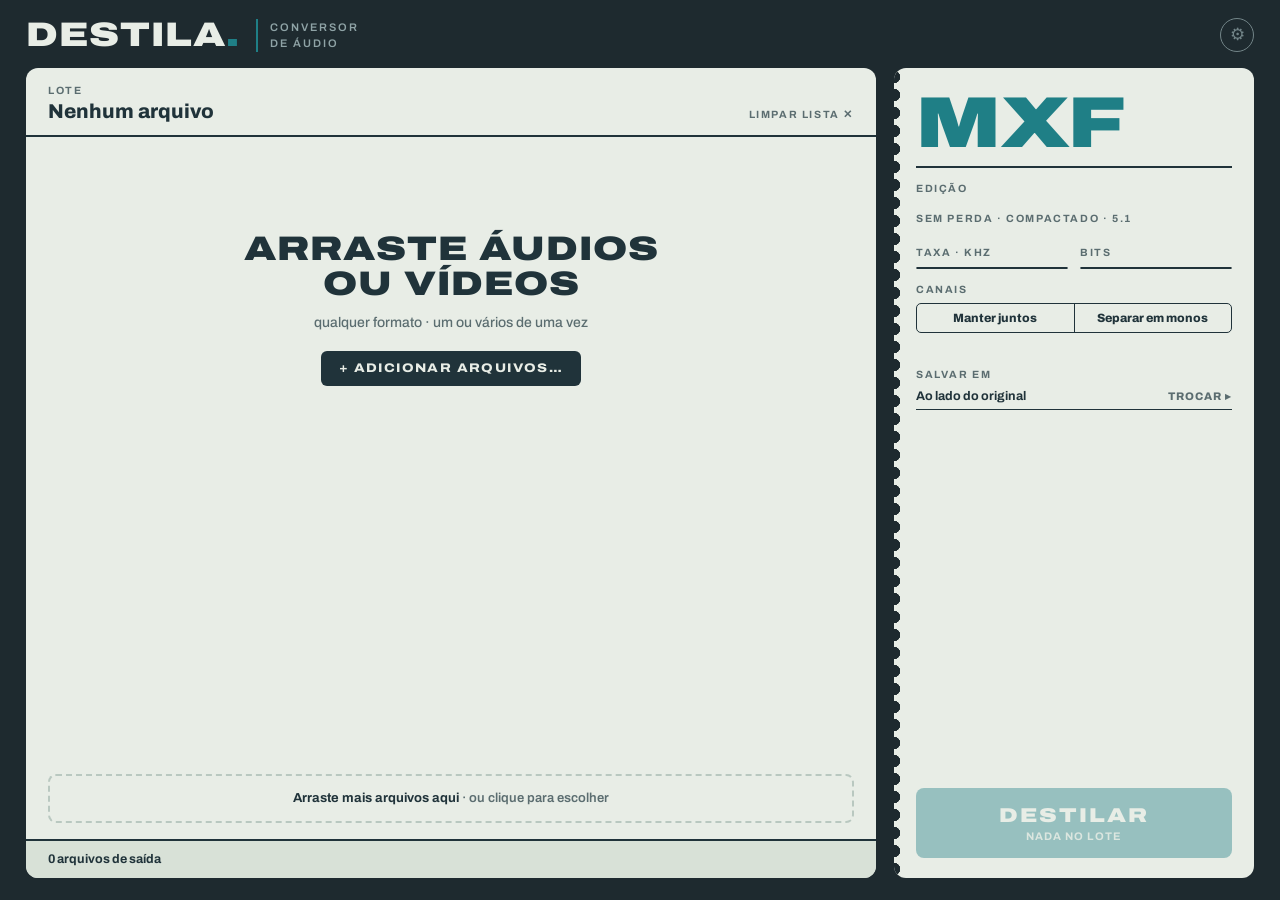
<file: ui/index.html>
<!doctype html>
<html lang="pt-BR">
<head>
  <meta charset="utf-8">
  <meta name="viewport" content="width=device-width, initial-scale=1">
  <title>Destila</title>
  <link rel="stylesheet" href="style.css">
</head>
<body>
  <header class="topo">
    <div class="marca">DESTILA<span>.</span></div>
    <div class="subtitulo">Conversor<br>de áudio</div>
    <span class="espaco"></span>
    <button id="engrenagem" class="engrenagem" title="Ajustes">⚙</button>
  </header>

  <main class="corpo">
    <!-- arquivos -->
    <section class="bilhete lista">
      <div class="cab">
        <div><div class="rot">Lote</div><b id="contagem">Nenhum arquivo</b></div>
        <span class="espaco"></span>
        <button id="limpar" class="rot link">Limpar lista ✕</button>
      </div>
      <div id="vazio" class="vazio">
        <b>ARRASTE ÁUDIOS<br>OU VÍDEOS</b>
        <span>qualquer formato · um ou vários de uma vez</span>
        <button id="adicionarVazio" class="botao-tinta">+ ADICIONAR ARQUIVOS…</button>
      </div>
      <div id="linhas" class="linhas"></div>
      <button id="solta" class="solta"><b>Arraste mais arquivos aqui</b> · ou clique para escolher</button>
      <div class="rodape"><b id="nSaidas">0 arquivos de saída</b><span id="explica"></span></div>
    </section>

    <!-- destino -->
    <section class="bilhete destino">
      <div class="formato-grande">
        <b id="fNome">MXF</b>
        <small id="fDescricao"></small>
      </div>

      <div class="grupo">
        <div class="rot">Edição</div>
        <div class="chips" data-grupo="edicao"></div>
        <div class="rot" style="margin-top:4px">Sem perda · Compactado · 5.1</div>
        <div class="chips" data-grupo="principal"></div>
        <div class="chips oculto" data-grupo="outros"></div>
      </div>

      <div class="par">
        <div class="grupo"><div class="rot">Taxa · kHz</div><div id="taxa" class="seg"></div></div>
        <div class="grupo"><div id="rotBits" class="rot">Bits</div><div id="bits" class="seg"></div></div>
      </div>

      <div class="grupo">
        <div class="rot">Canais</div>
        <div id="canais" class="seg">
          <button data-v="juntos">Manter juntos</button>
          <button data-v="separar">Separar em monos</button>
        </div>
        <div id="notaCanais" class="nota"></div>
      </div>

      <div class="grupo">
        <div class="rot">Salvar em</div>
        <div class="pasta"><span id="pastaNome">Ao lado do original</span><span class="espaco"></span><button id="pastaVolta" class="link oculto" title="Voltar para ao lado do original">✕</button><button id="pastaTroca" class="link">TROCAR ▸</button></div>
      </div>

      <button id="acao" class="botao" disabled>DESTILAR<small id="resumo">NADA NO LOTE</small></button>

      <!-- ajustes (engrenagem) -->
      <div id="ajustes" class="ajustes oculto">
        <div class="formato-grande"><b class="menor">AJUSTES</b><button id="fecharAjustes" class="link rot">Fechar ✕</button></div>
        <div class="grupo">
          <div class="rot">Velocidade do timecode</div>
          <div class="nota">Usada quando o arquivo não informa a velocidade (WAV sem iXML) e no MXF de arquivos sem timecode.</div>
          <div id="fps" class="chips"></div>
        </div>
        <div class="grupo">
          <div class="rot">Arquivos sem timecode</div>
          <div class="nota">Começam em <b>00:00:00:00</b>.</div>
        </div>
        <div class="grupo">
          <div class="rot">Nunca sobrescreve</div>
          <div class="nota">Se o arquivo já existir, o novo ganha um número no fim (<b>_2</b>, <b>_3</b>…).</div>
        </div>
        <div id="versao" class="nota rodape-ajustes"></div>
      </div>
    </section>
  </main>

  <script src="app.js"></script>
</body>
</html>
</file>
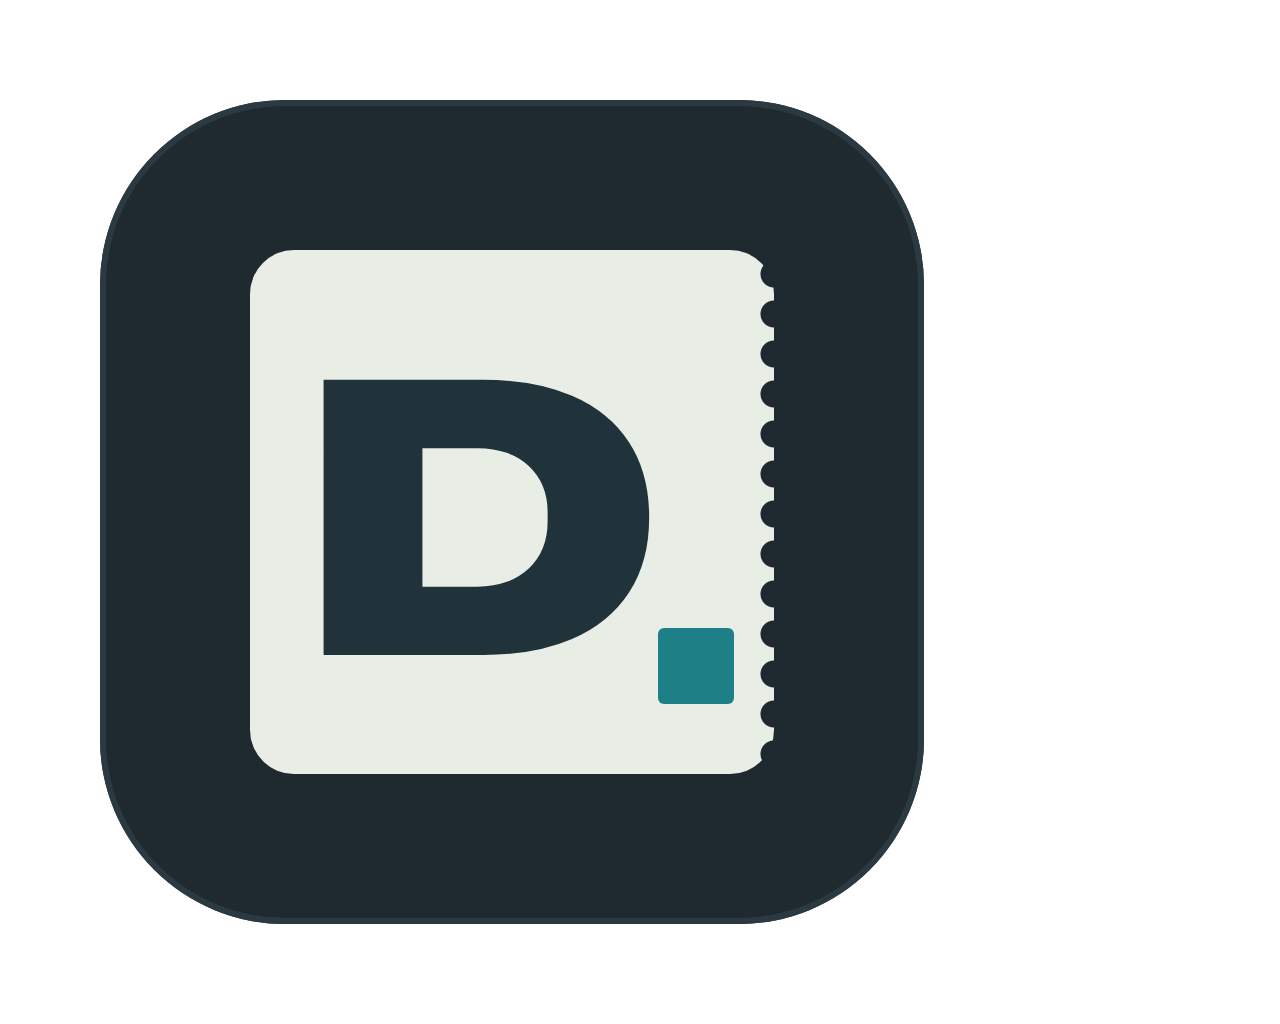
<file: docs/preview/icone.html>
<!doctype html><html><head><meta charset="utf-8"><style>
@font-face { font-family: "Archivo"; src: url("../../ui/fonts/archivo.woff2") format("woff2"); font-weight: 100 900; font-stretch: 62% 125%; }
html,body{margin:0;width:1024px;height:1024px;background:transparent}
.fundo{position:absolute;left:100px;top:100px;width:824px;height:824px;border-radius:185px;background:#1e2a2f;overflow:hidden;box-shadow:inset 0 0 0 6px #2a3a40}
.bilhete{position:absolute;left:150px;top:150px;width:524px;height:524px;border-radius:44px;background:#e8ede6}
/* picote do canhoto à direita */
.bilhete::after{content:"";position:absolute;right:-20px;top:0;bottom:0;width:40px;background:radial-gradient(circle at 20px 20px,#1e2a2f 13px,transparent 14px) 0 4px/40px 40px repeat-y}
.d{position:absolute;left:44px;top:72px;font:900 400px/1 "Archivo";font-stretch:125%;color:#20333a;letter-spacing:-10px}
.ponto{position:absolute;left:408px;top:378px;width:76px;height:76px;background:#1f7f86;border-radius:6px}
.gota{position:absolute;left:578px;top:578px;width:110px;height:110px;background:#1f7f86;border-radius:0 50% 50% 50%;transform:rotate(45deg)}
</style></head><body><div class="fundo"><div class="bilhete"><div class="d">D</div><div class="ponto"></div></div></div></body></html>
</file>
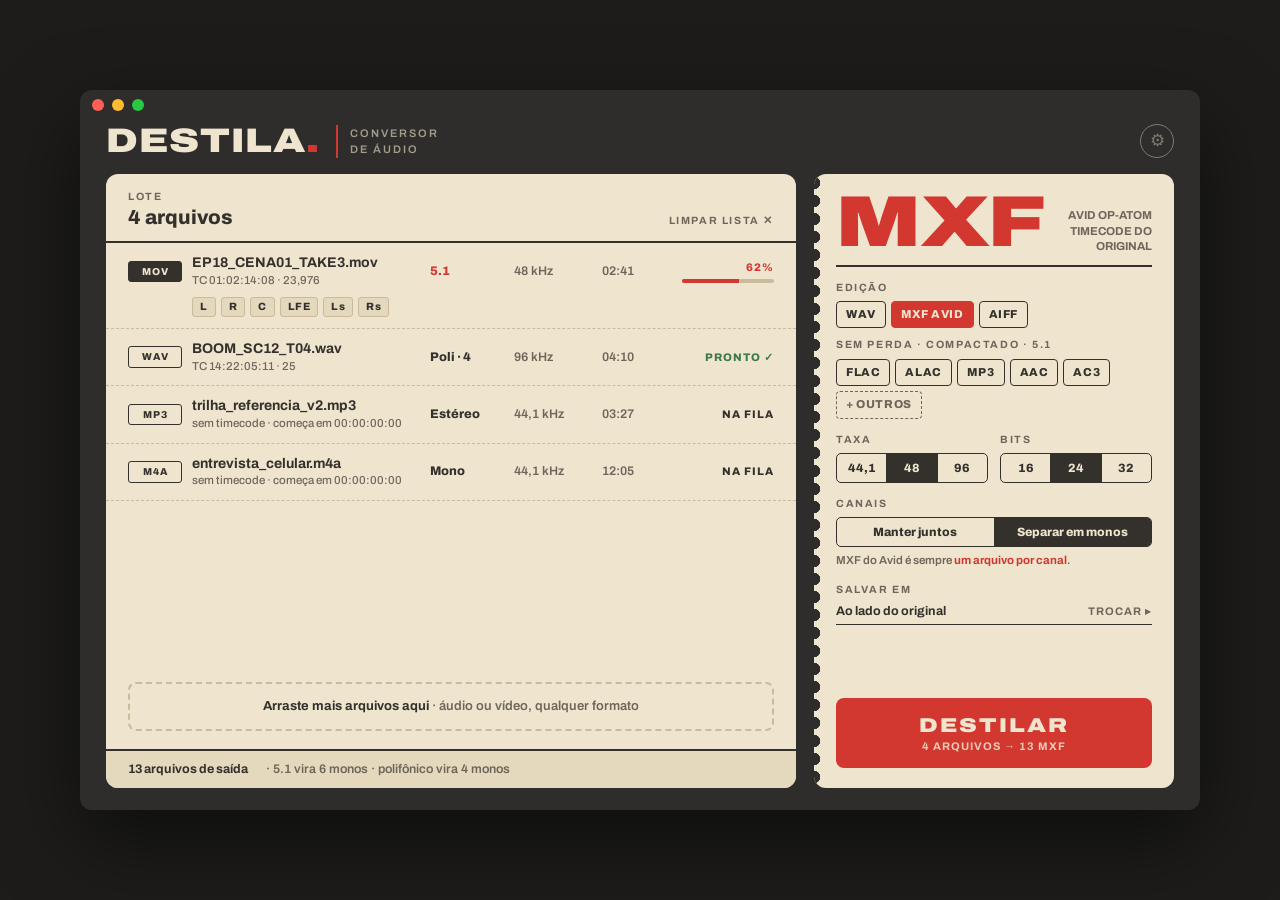
<file: docs/preview/janela.html>
<!doctype html>
<html lang="pt-BR">
<head>
<meta charset="utf-8">
<title>Destila — preview da janela</title>
<style>
@font-face { font-family: "Archivo"; src: url("../../ui/fonts/archivo.woff2") format("woff2"); font-weight: 100 900; font-stretch: 62% 125%; }
:root {
  --fundo: #2e2d2b; --papel: #efe5cf; --papel2: #e4d8bd; --tinta: #34312d; --tinta2: #6e665a;
  --linha: #c9bb9c; --destaque: #d2382f; --apagado: #a49c8c; --ok: #3c7a4b; --ambar: #a3681a;
}
* { box-sizing: border-box; margin: 0; }
html, body { height: 100%; }
body { background: #1d1c1b; display: flex; align-items: center; justify-content: center; font: 500 14px/1.35 "Archivo", -apple-system, sans-serif; }

/* janela do Mac */
.janela { width: 1120px; height: 720px; background: var(--fundo); border-radius: 12px; overflow: hidden; display: flex; flex-direction: column; box-shadow: 0 30px 80px rgba(0,0,0,.5); color: var(--papel); }
.barra { height: 30px; display: flex; align-items: center; gap: 8px; padding: 0 12px; }
.barra i { width: 12px; height: 12px; border-radius: 50%; display: block; }
.app { flex: 1; display: flex; flex-direction: column; gap: 16px; padding: 4px 26px 22px; min-height: 0; }

.rot { font-size: 10.5px; font-weight: 700; letter-spacing: 1.6px; text-transform: uppercase; color: var(--tinta2); white-space: nowrap; }
.tab { font-variant-numeric: tabular-nums; }

.topo { display: flex; align-items: center; gap: 16px; }
.marca { font-size: 34px; font-weight: 900; font-stretch: 125%; letter-spacing: 1px; line-height: 1; }
.marca span { color: var(--destaque); }
.subtitulo { font-size: 11px; font-weight: 600; letter-spacing: 2px; text-transform: uppercase; color: var(--apagado); border-left: 2px solid var(--destaque); padding-left: 12px; line-height: 1.5; }
.espaco { flex: 1; }
.engrenagem { width: 34px; height: 34px; border-radius: 50%; border: 1.5px solid var(--apagado); opacity: .7; display: grid; place-items: center; color: var(--apagado); font-size: 17px; }

.corpo { flex: 1; display: flex; gap: 18px; min-height: 0; }
.bilhete { background: var(--papel); color: var(--tinta); border-radius: 12px; display: flex; flex-direction: column; overflow: hidden; position: relative; }

/* coluna dos arquivos */
.lista { flex: 1; min-width: 0; }
.lista .cab { display: flex; align-items: flex-end; gap: 14px; padding: 16px 22px 10px; border-bottom: 2px solid var(--tinta); }
.lista .cab b { font-size: 20px; font-weight: 800; }
.linhas { flex: 1; overflow: hidden; }
.linha { display: grid; grid-template-columns: 54px 1fr 74px 78px 70px 92px; align-items: center; gap: 10px; padding: 11px 22px; border-bottom: 1px dashed var(--linha); }
.tipo { font-size: 10px; font-weight: 800; letter-spacing: 1px; text-align: center; padding: 3px 0; border-radius: 3px; border: 1.5px solid var(--tinta); }
.tipo.video { background: var(--tinta); color: var(--papel); }
.nome { font-weight: 700; font-size: 14px; white-space: nowrap; overflow: hidden; text-overflow: ellipsis; }
.nome small { display: block; font-weight: 500; font-size: 11.5px; color: var(--tinta2); }
.info { font-size: 12.5px; font-weight: 600; color: var(--tinta2); }
.can { font-size: 12.5px; font-weight: 800; }
.can.sur { color: var(--destaque); }
.estado { font-size: 11px; font-weight: 800; letter-spacing: 1px; text-align: right; }
.estado.ok { color: var(--ok); }
.estado.vai { color: var(--destaque); }
.barrinha { height: 4px; background: var(--linha); border-radius: 2px; margin-top: 4px; overflow: hidden; }
.barrinha i { display: block; height: 100%; width: 62%; background: var(--destaque); }
.monos { grid-column: 2 / -1; display: flex; gap: 5px; margin-top: -2px; }
.monos span { font-size: 10.5px; font-weight: 800; letter-spacing: .5px; padding: 2px 7px; border-radius: 3px; background: var(--papel2); border: 1px solid var(--linha); }
.solta { margin: auto 22px 18px; border: 2px dashed var(--linha); border-radius: 8px; padding: 14px; text-align: center; color: var(--tinta2); font-weight: 600; font-size: 13px; }
.solta b { color: var(--tinta); }
.lista .rodape { display: flex; gap: 18px; padding: 10px 22px; background: var(--papel2); border-top: 2px solid var(--tinta); font-size: 12.5px; font-weight: 700; }
.lista .rodape span { color: var(--tinta2); font-weight: 600; }

/* coluna do destino (canhoto do bilhete) */
.destino { width: 360px; flex: none; padding: 16px 22px 20px; gap: 14px; }
.destino::before { content: ""; position: absolute; left: -9px; top: 0; bottom: 0; width: 18px; background: radial-gradient(circle at 9px 9px, var(--fundo) 6px, transparent 6.5px) 0 0 / 18px 18px repeat-y; }
.formato-grande { display: flex; align-items: flex-end; justify-content: space-between; border-bottom: 2px solid var(--tinta); padding-bottom: 10px; }
.formato-grande b { font-size: 72px; font-weight: 900; font-stretch: 125%; color: var(--destaque); line-height: .9; letter-spacing: -1px; }
.formato-grande small { font-size: 11.5px; font-weight: 700; color: var(--tinta2); text-align: right; line-height: 1.35; }
.grupo { display: flex; flex-direction: column; gap: 6px; }
.chips { display: flex; flex-wrap: wrap; gap: 5px; }
.chip { font-size: 11.5px; font-weight: 800; letter-spacing: .6px; padding: 5px 9px; border-radius: 4px; border: 1.5px solid var(--tinta); }
.chip.on { background: var(--destaque); border-color: var(--destaque); color: var(--papel); }
.chip.mais { border-style: dashed; color: var(--tinta2); border-color: var(--tinta2); }
.seg { display: flex; border: 1.5px solid var(--tinta); border-radius: 5px; overflow: hidden; }
.seg span { flex: 1; text-align: center; font-size: 12px; font-weight: 800; padding: 6px 4px; border-left: 1.5px solid var(--tinta); white-space: nowrap; }
.seg span:first-child { border-left: none; }
.seg span.on { background: var(--tinta); color: var(--papel); }
.par { display: grid; grid-template-columns: 1fr 1fr; gap: 12px; }
.nota { font-size: 11.5px; color: var(--tinta2); font-weight: 600; }
.nota b { color: var(--destaque); }
.pasta { display: flex; align-items: center; justify-content: space-between; font-size: 12.5px; font-weight: 700; border-bottom: 1.5px solid var(--tinta); padding-bottom: 4px; }
.pasta u { text-decoration: none; font-size: 11px; color: var(--tinta2); letter-spacing: 1px; }
.botao { margin-top: auto; background: var(--destaque); color: var(--papel); border-radius: 8px; padding: 14px; text-align: center; font-size: 20px; font-weight: 900; font-stretch: 125%; letter-spacing: 2px; }
.botao small { display: block; font-size: 11px; font-weight: 700; font-stretch: 100%; letter-spacing: 1px; opacity: .85; }
.legenda { position: fixed; top: 14px; left: 30px; color: #bbb; font-size: 13px; font-weight: 700; letter-spacing: 2px; text-transform: uppercase; }
.legenda span { display: inline-block; width: 14px; height: 14px; border-radius: 3px; margin-left: 6px; vertical-align: -2px; }
</style>
<script>
const PALETAS = {
  cobre:  { nome: "A · Cobre do alambique", fundo: "#262a29", papel: "#f2e9da", papel2: "#e6d9c2", tinta: "#2b2c2a", tinta2: "#6b675e", linha: "#cdbfa6", destaque: "#b5592a", apagado: "#9ea39d", body: "#171a19" },
  ambar:  { nome: "B · Âmbar do whisky",    fundo: "#2b211a", papel: "#f4e3bf", papel2: "#ead39f", tinta: "#3a2a1d", tinta2: "#7a6248", linha: "#d4b98a", destaque: "#d4861a", apagado: "#ad9a83", body: "#1a140f" },
  gin:    { nome: "C · Garrafa de gin",     fundo: "#1e2a2f", papel: "#e8ede6", papel2: "#d8e1d7", tinta: "#20333a", tinta2: "#5b6d70", linha: "#b9c8c0", destaque: "#1f7f86", apagado: "#8fa3a6", body: "#121a1d" }
};
const id = new URLSearchParams(location.search).get("p");
const P = PALETAS[id];
if (P) {
  const r = document.documentElement.style;
  for (const k of ["fundo","papel","papel2","tinta","tinta2","linha","destaque","apagado"]) r.setProperty("--" + k, P[k]);
  addEventListener("DOMContentLoaded", () => {
    document.body.style.background = P.body;
    const l = document.createElement("div"); l.className = "legenda";
    l.innerHTML = P.nome + ["fundo","papel","tinta","destaque"].map(k => `<span style="background:${P[k]}"></span>`).join("");
    document.body.appendChild(l);
  });
}
</script>
</head>
<body>
<div class="janela">
  <div class="barra"><i style="background:#ff5f57"></i><i style="background:#febc2e"></i><i style="background:#28c840"></i></div>
  <div class="app">

    <div class="topo">
      <div class="marca">DESTILA<span>.</span></div>
      <div class="subtitulo">Conversor<br>de áudio</div>
      <div class="espaco"></div>
      <div class="engrenagem">⚙</div>
    </div>

    <div class="corpo">
      <!-- arquivos -->
      <div class="bilhete lista">
        <div class="cab">
          <div><div class="rot">Lote</div><b>4 arquivos</b></div>
          <div class="espaco"></div>
          <div class="rot" style="padding-bottom:3px">Limpar lista ✕</div>
        </div>
        <div class="linhas">
          <div class="linha">
            <div class="tipo video">MOV</div>
            <div class="nome">EP18_CENA01_TAKE3.mov<small>TC 01:02:14:08 · 23,976</small></div>
            <div class="can sur">5.1</div>
            <div class="info tab">48 kHz</div>
            <div class="info tab">02:41</div>
            <div class="estado vai">62%<div class="barrinha"><i></i></div></div>
            <div class="monos"><span>L</span><span>R</span><span>C</span><span>LFE</span><span>Ls</span><span>Rs</span></div>
          </div>
          <div class="linha">
            <div class="tipo">WAV</div>
            <div class="nome">BOOM_SC12_T04.wav<small>TC 14:22:05:11 · 25</small></div>
            <div class="can">Poli · 4</div>
            <div class="info tab">96 kHz</div>
            <div class="info tab">04:10</div>
            <div class="estado ok">PRONTO ✓</div>
          </div>
          <div class="linha">
            <div class="tipo">MP3</div>
            <div class="nome">trilha_referencia_v2.mp3<small>sem timecode · começa em 00:00:00:00</small></div>
            <div class="can">Estéreo</div>
            <div class="info tab">44,1 kHz</div>
            <div class="info tab">03:27</div>
            <div class="estado">NA FILA</div>
          </div>
          <div class="linha">
            <div class="tipo">M4A</div>
            <div class="nome">entrevista_celular.m4a<small>sem timecode · começa em 00:00:00:00</small></div>
            <div class="can">Mono</div>
            <div class="info tab">44,1 kHz</div>
            <div class="info tab">12:05</div>
            <div class="estado">NA FILA</div>
          </div>
        </div>
        <div class="solta"><b>Arraste mais arquivos aqui</b> · áudio ou vídeo, qualquer formato</div>
        <div class="rodape"><div>13 arquivos de saída</div><span>· 5.1 vira 6 monos · polifônico vira 4 monos</span></div>
      </div>

      <!-- destino -->
      <div class="bilhete destino">
        <div class="formato-grande">
          <b>MXF</b>
          <small>AVID OP-ATOM<br>TIMECODE DO ORIGINAL</small>
        </div>

        <div class="grupo">
          <div class="rot">Edição</div>
          <div class="chips"><span class="chip">WAV</span><span class="chip on">MXF AVID</span><span class="chip">AIFF</span></div>
          <div class="rot" style="margin-top:4px">Sem perda · Compactado · 5.1</div>
          <div class="chips"><span class="chip">FLAC</span><span class="chip">ALAC</span><span class="chip">MP3</span><span class="chip">AAC</span><span class="chip">AC3</span><span class="chip mais">+ OUTROS</span></div>
        </div>

        <div class="par">
          <div class="grupo"><div class="rot">Taxa</div><div class="seg"><span>44,1</span><span class="on">48</span><span>96</span></div></div>
          <div class="grupo"><div class="rot">Bits</div><div class="seg"><span>16</span><span class="on">24</span><span>32</span></div></div>
        </div>

        <div class="grupo">
          <div class="rot">Canais</div>
          <div class="seg"><span>Manter juntos</span><span class="on">Separar em monos</span></div>
          <div class="nota">MXF do Avid é sempre <b>um arquivo por canal</b>.</div>
        </div>

        <div class="grupo">
          <div class="rot">Salvar em</div>
          <div class="pasta"><span>Ao lado do original</span><u>TROCAR ▸</u></div>
        </div>

        <div class="botao">DESTILAR<small>4 ARQUIVOS → 13 MXF</small></div>
      </div>
    </div>
  </div>
</div>
</body>
</html>
</file>
<file: ui/style.css>
/* Destila: estilo "bilhete" na paleta gin (garrafa azul-petróleo, papel gelo, destaque verde-azulado). */
@font-face {
  font-family: "Archivo";
  src: url("fonts/archivo.woff2") format("woff2");
  font-weight: 100 900;
  font-stretch: 62% 125%;
}

:root {
  --fundo: #1e2a2f;
  --papel: #e8ede6;
  --papel2: #d8e1d7;
  --tinta: #20333a;
  --tinta2: #5b6d70;
  --linha: #b9c8c0;
  --destaque: #1f7f86;
  --apagado: #8fa3a6;
  --ok: #3c7a4b;
  --ambar: #a3681a;
  --erro: #b23a2e;
  color-scheme: dark;
}

* { box-sizing: border-box; margin: 0; }
html, body { height: 100%; }
body {
  background: var(--fundo); color: var(--papel);
  font: 500 14px/1.35 "Archivo", -apple-system, "Segoe UI", sans-serif;
  display: flex; flex-direction: column; gap: 16px; padding: 18px 26px 22px;
  overflow: hidden; -webkit-user-select: none; user-select: none;
}
button { font: inherit; color: inherit; cursor: pointer; background: none; border: none; padding: 0; }
button:disabled { cursor: default; opacity: .4; }
.oculto { display: none !important; }
.espaco { flex: 1; }
.tab { font-variant-numeric: tabular-nums; }
.rot { font-size: 10.5px; font-weight: 700; letter-spacing: 1.6px; text-transform: uppercase; color: var(--tinta2); white-space: nowrap; }
.link:hover { color: var(--destaque); }

/* topo */
.topo { display: flex; align-items: center; gap: 16px; }
.marca { font-size: 34px; font-weight: 900; font-stretch: 125%; letter-spacing: 1px; line-height: 1; }
.marca span { color: var(--destaque); }
.subtitulo { font-size: 11px; font-weight: 600; letter-spacing: 2px; text-transform: uppercase; color: var(--apagado); border-left: 2px solid var(--destaque); padding-left: 12px; line-height: 1.5; }
.engrenagem { width: 34px; height: 34px; border-radius: 50%; border: 1.5px solid var(--apagado); opacity: .75; color: var(--apagado); font-size: 17px; display: grid; place-items: center; }
.engrenagem:hover, .engrenagem.on { opacity: 1; color: var(--papel); border-color: var(--papel); }

.corpo { flex: 1; display: flex; gap: 18px; min-height: 0; }
.bilhete { background: var(--papel); color: var(--tinta); border-radius: 12px; display: flex; flex-direction: column; overflow: hidden; position: relative; }

/* lista de arquivos */
.lista { flex: 1; min-width: 0; }
.lista .cab { display: flex; align-items: flex-end; gap: 14px; padding: 16px 22px 10px; border-bottom: 2px solid var(--tinta); }
.lista .cab b { font-size: 20px; font-weight: 800; }
.lista .cab .link { padding-bottom: 3px; }
.vazio { flex: 1; display: flex; flex-direction: column; align-items: center; justify-content: center; gap: 12px; text-align: center; padding: 30px; color: var(--tinta2); }
.vazio b { font-size: 34px; font-weight: 900; font-stretch: 125%; letter-spacing: 1px; color: var(--tinta); line-height: 1.05; }
.botao-tinta { background: var(--tinta); color: var(--papel); border-radius: 6px; padding: 9px 18px; font-size: 12.5px; font-weight: 800; font-stretch: 115%; letter-spacing: 1.4px; margin-top: 6px; }
.botao-tinta:hover { background: var(--destaque); }
.linhas { flex: 1; overflow-y: auto; min-height: 0; }
.linha { display: grid; grid-template-columns: 54px minmax(0, 1fr) 74px 70px 62px 104px; align-items: center; gap: 10px; padding: 11px 22px; border-bottom: 1px dashed var(--linha); position: relative; }
.tipo { font-size: 10px; font-weight: 800; letter-spacing: 1px; text-align: center; padding: 3px 0; border-radius: 3px; border: 1.5px solid var(--tinta); overflow: hidden; }
.tipo.video { background: var(--tinta); color: var(--papel); }
.nome { font-weight: 700; font-size: 14px; white-space: nowrap; overflow: hidden; text-overflow: ellipsis; }
.nome small { display: block; font-weight: 500; font-size: 11.5px; color: var(--tinta2); overflow: hidden; text-overflow: ellipsis; }
.nome small.aviso { color: var(--ambar); font-weight: 600; }
.nome small.erro { color: var(--erro); font-weight: 600; }
.info { font-size: 12.5px; font-weight: 600; color: var(--tinta2); }
.can { font-size: 12.5px; font-weight: 800; }
.can.sur { color: var(--destaque); }
.estado { font-size: 11px; font-weight: 800; letter-spacing: 1px; text-align: right; display: flex; flex-direction: column; align-items: flex-end; gap: 3px; }
.estado.ok { color: var(--ok); }
.estado.vai { color: var(--destaque); }
.estado.erro { color: var(--erro); }
.estado .abrir { font-size: 10px; letter-spacing: 1px; color: var(--tinta2); border-bottom: 1px solid var(--linha); }
.estado .abrir:hover { color: var(--destaque); border-color: var(--destaque); }
.barrinha { height: 4px; width: 100%; background: var(--linha); border-radius: 2px; overflow: hidden; }
.barrinha i { display: block; height: 100%; background: var(--destaque); transition: width .2s; }
.tirar { position: absolute; right: 6px; top: 50%; transform: translateY(-50%); width: 18px; height: 18px; border-radius: 50%; font-size: 11px; color: var(--tinta2); opacity: 0; }
.linha:hover .tirar { opacity: 1; }
.tirar:hover { background: var(--tinta); color: var(--papel); }
.monos { grid-column: 2 / -1; display: flex; flex-wrap: wrap; gap: 5px; margin-top: -2px; }
.monos span { font-size: 10.5px; font-weight: 800; letter-spacing: .5px; padding: 2px 7px; border-radius: 3px; background: var(--papel2); border: 1px solid var(--linha); }
.solta { margin: 12px 22px 16px; border: 2px dashed var(--linha); border-radius: 8px; padding: 14px; text-align: center; color: var(--tinta2); font-weight: 600; font-size: 13px; flex-shrink: 0; }
.solta b { color: var(--tinta); }
.solta:hover, body.arrastando .solta { border-color: var(--destaque); color: var(--destaque); }
body.arrastando .lista { box-shadow: 0 0 0 3px var(--destaque); }
.lista .rodape { display: flex; gap: 10px; padding: 10px 22px; background: var(--papel2); border-top: 2px solid var(--tinta); font-size: 12.5px; flex-shrink: 0; }
.lista .rodape span { color: var(--tinta2); font-weight: 600; }

/* destino (canhoto do bilhete) */
.destino { width: 360px; flex: none; padding: 16px 22px 20px; gap: 14px; }
.destino::before { content: ""; position: absolute; left: -9px; top: 0; bottom: 0; width: 18px; background: radial-gradient(circle at 9px 9px, var(--fundo) 6px, transparent 6.5px) 0 0 / 18px 18px repeat-y; z-index: 2; }
.formato-grande { display: flex; align-items: flex-end; justify-content: space-between; gap: 10px; border-bottom: 2px solid var(--tinta); padding-bottom: 10px; min-height: 84px; }
.formato-grande b { font-size: 72px; font-weight: 900; font-stretch: 125%; color: var(--destaque); line-height: .9; letter-spacing: -1px; white-space: nowrap; }
.formato-grande b.menor { font-size: 36px; color: var(--tinta); }
.formato-grande small { min-width: 0; font-size: 11.5px; font-weight: 700; color: var(--tinta2); text-align: right; line-height: 1.35; white-space: pre-line; }
.grupo { display: flex; flex-direction: column; gap: 6px; }
.chips { display: flex; flex-wrap: wrap; gap: 5px; }
.chip { font-size: 11.5px; font-weight: 800; letter-spacing: .6px; padding: 5px 9px; border-radius: 4px; border: 1.5px solid var(--tinta); }
.chip:hover { background: var(--papel2); }
.chip.on { background: var(--destaque); border-color: var(--destaque); color: var(--papel); }
.chip.mais { border-style: dashed; color: var(--tinta2); border-color: var(--tinta2); }
.seg { display: flex; border: 1.5px solid var(--tinta); border-radius: 5px; overflow: hidden; }
.seg button { flex: 1; text-align: center; font-size: 12px; font-weight: 800; padding: 6px 4px; border-left: 1.5px solid var(--tinta); white-space: nowrap; }
.seg button:first-child { border-left: none; }
.seg button:hover:not(:disabled):not(.on) { background: var(--papel2); }
.seg button.on { background: var(--tinta); color: var(--papel); }
.seg button:disabled { opacity: 1; color: var(--linha); text-decoration: line-through; }
.par { display: grid; grid-template-columns: 1fr 1fr; gap: 12px; }
.nota { font-size: 11.5px; color: var(--tinta2); font-weight: 600; min-height: 15px; }
.nota b { color: var(--destaque); }
.pasta { display: flex; align-items: center; gap: 10px; font-size: 12.5px; font-weight: 700; border-bottom: 1.5px solid var(--tinta); padding-bottom: 4px; }
.pasta span:first-child { overflow: hidden; text-overflow: ellipsis; white-space: nowrap; }
.pasta .link { font-size: 11px; color: var(--tinta2); letter-spacing: 1px; font-weight: 800; }
.botao { margin-top: auto; background: var(--destaque); color: var(--papel); border-radius: 8px; padding: 14px; text-align: center; font-size: 20px; font-weight: 900; font-stretch: 125%; letter-spacing: 2px; display: flex; flex-direction: column; align-items: center; }
.botao:hover:not(:disabled) { filter: brightness(1.08); }
.botao small { display: block; font-size: 11px; font-weight: 700; font-stretch: 100%; letter-spacing: 1px; opacity: .85; }
.botao.cancelar { background: var(--tinta); }

/* ajustes (engrenagem): cobre o canhoto */
.ajustes { position: absolute; inset: 0; background: var(--papel); padding: 16px 22px 20px 30px; display: flex; flex-direction: column; gap: 16px; z-index: 1; }
.ajustes .formato-grande { align-items: center; min-height: 0; }
.ajustes .rodape-ajustes { margin-top: auto; }
</file>
